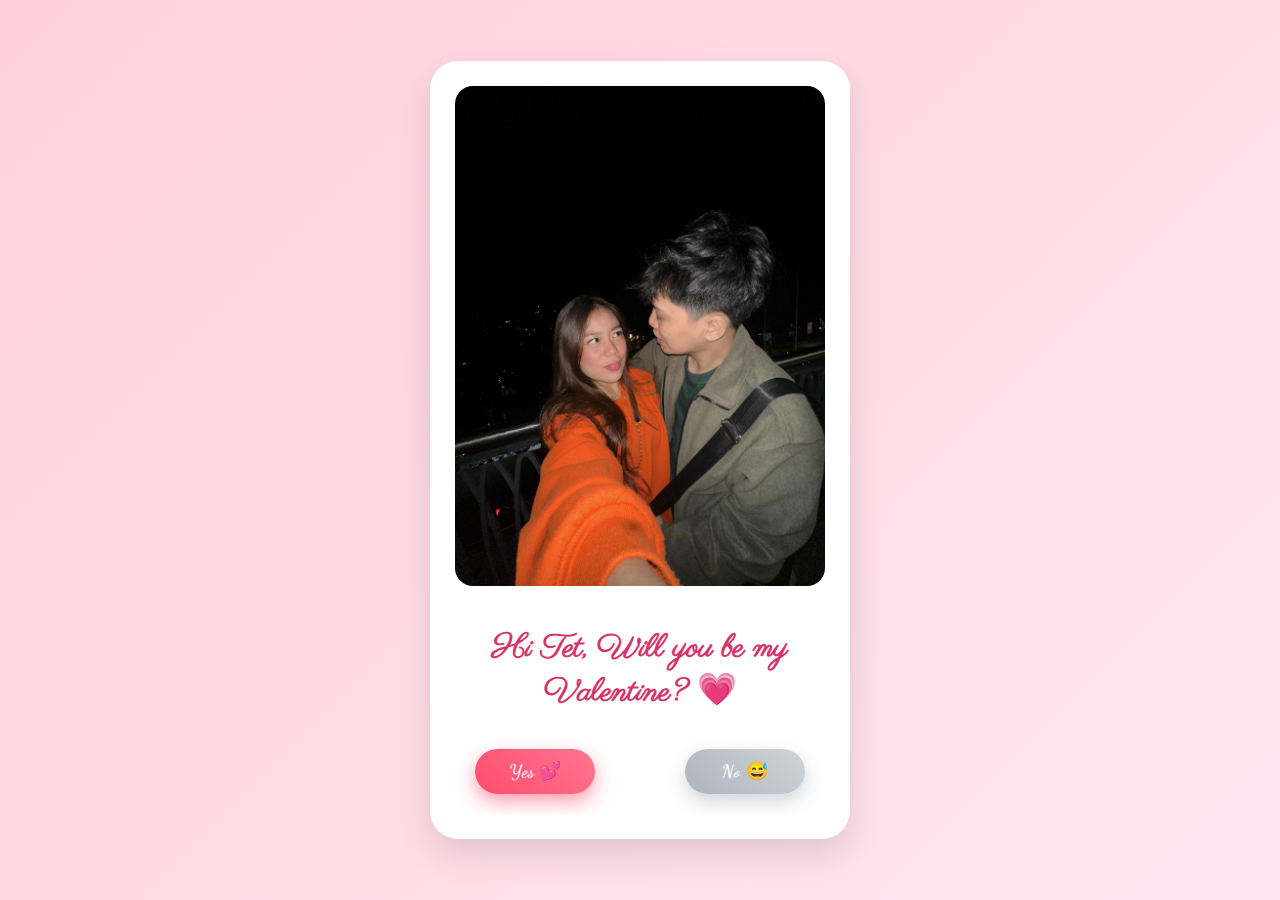
<file: index.html>
<!DOCTYPE html>
<html lang="en">
<head>
  <meta charset="UTF-8" />
  <title>Be My Valentine 💖</title>

  <!-- 💖 Romantic Fonts -->
  <link href="https://fonts.googleapis.com/css2?family=Parisienne&family=Dancing+Script:wght@600&display=swap" rel="stylesheet">

  <link rel="stylesheet" href="style.css" />
</head>
<body>
  <div class="card">
    <img src="her.jfif" alt="Us" class="photo" />

    <h1>Hi Tet, Will you be my Valentine? 💗</h1>

    <div class="buttons">
      <button id="yesBtn" class="yes">Yes 💕</button>
      <button id="noBtn" class="no">No 😅</button>
    </div>
  </div>

  <!-- 🎵 Audio -->
  <audio id="yesSound" src="love.mp3"></audio>

  <!-- 🎶 Yes button sound + redirect -->
  <script>
    const yesBtn = document.getElementById("yesBtn");
    const sound = document.getElementById("yesSound");

    yesBtn.addEventListener("click", () => {
      sound.play();
      setTimeout(() => {
        window.location.href = "yes.html";
      }, 1500);
    });
  </script>

  <script src="script.js"></script>
</body>
</html>
</file>
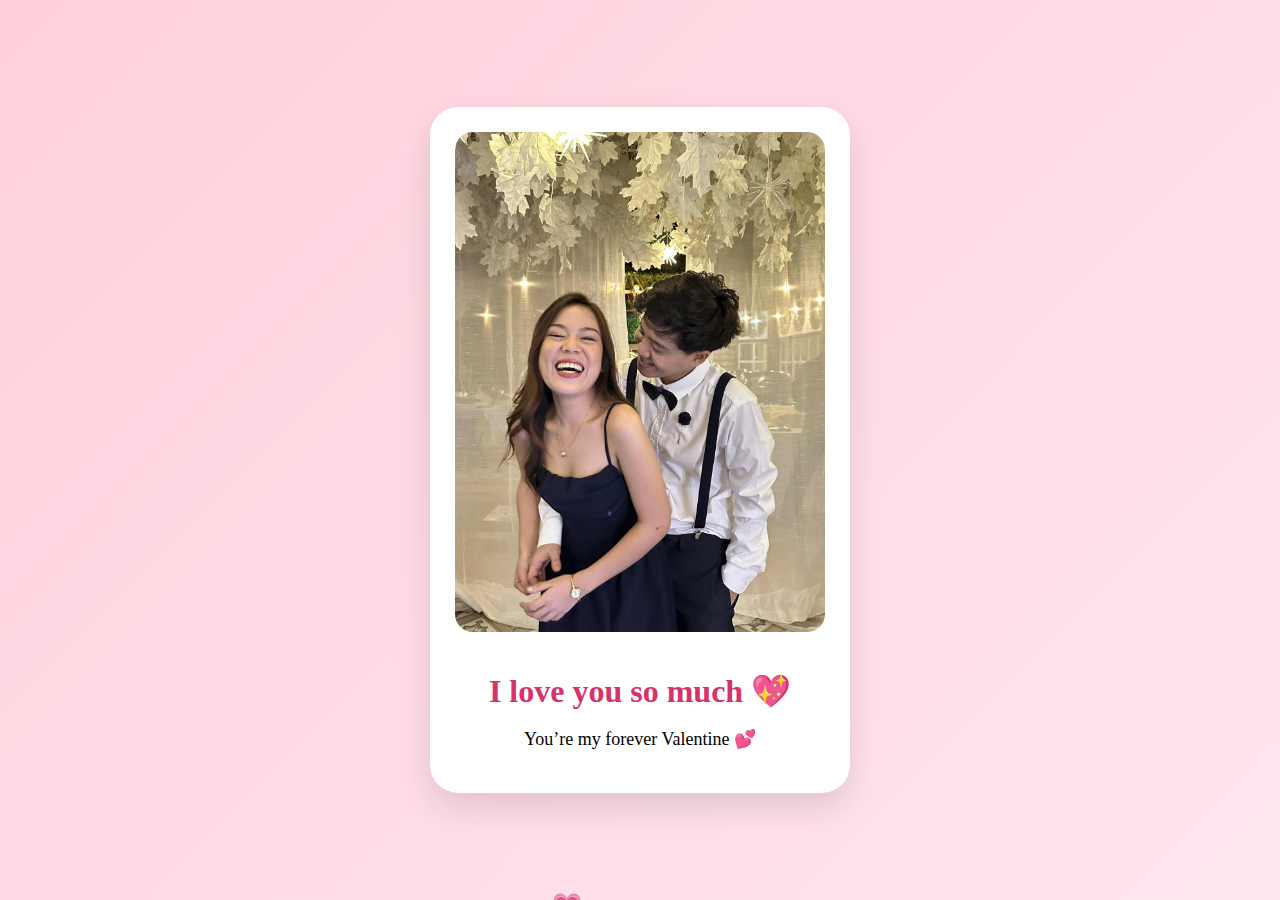
<file: yes.html>
<!DOCTYPE html>
<html lang="en">
<head>
  <meta charset="UTF-8" />
  <title>Forever 💋</title>
  <link rel="stylesheet" href="style.css" />
</head>
  <script>
  function createHeart() {
    const heart = document.createElement("div");
    heart.classList.add("heart");
    heart.innerHTML = "💗";
    heart.style.left = Math.random() * 100 + "vw";
    heart.style.animationDuration = (Math.random() * 3 + 4) + "s";

    document.body.appendChild(heart);

    setTimeout(() => {
      heart.remove();
    }, 7000);
  }

  setInterval(createHeart, 400);
</script>

<body>
  <div class="card">
    <img src="yes.jfif" alt="Us kissing" class="photo" />

    <h1>I love you so much 💖</h1>
    <p>You’re my forever Valentine 💕</p>

  </div>
</body>
</html>
</file>
<file: style.css>
/* 💖 Body and Card */
body {
  margin: 0;
  font-family: 'Dancing Script', cursive;
  background: linear-gradient(135deg, #ffd1dc, #ffe6f0);
  display: flex;
  justify-content: center;
  align-items: center;
  min-height: 100vh;
  overflow: hidden; /* prevents hearts from scrolling */
  padding: 20px;
  box-sizing: border-box;
}

.card {
  background: white;
  padding: 25px;
  border-radius: 28px;
  text-align: center;
  box-shadow: 0 15px 35px rgba(0,0,0,0.12);
  max-width: 420px; /* same as Yes page */
  width: 100%;
  position: relative;
  z-index: 10;
  box-sizing: border-box;
}

.photo {
  width: 100%;
  height: auto;
  max-height: 500px; /* matches Yes page height */
  min-height: 500px; /* ensures index matches Yes page */
  object-fit: cover; /* keeps aspect ratio without stretching */
  border-radius: 18px;
  margin-bottom: 15px;
  animation: popIn 0.8s ease-out;
}

h1 {
  font-family: 'Parisienne', cursive;
  color: #d6336c;
  font-size: 32px;
  margin-bottom: 10px;
}

p {
  font-size: 18px;
}

/* 💕 Buttons */
.buttons {
  position: relative;
  height: 80px;
  margin-top: 20px;
  overflow: hidden;
}

.buttons button {
  position: absolute;
  width: 120px;
  height: 45px;
  border: none;
  border-radius: 25px;
  font-size: 18px;
  cursor: pointer;
  font-family: 'Dancing Script', cursive;
  transition: transform 0.2s ease, box-shadow 0.2s ease;
  top: 15px;
  z-index: 20;
}

/* ✅ YES button styling */
#yesBtn {
  background: linear-gradient(45deg, #ff4d6d, #ff758f);
  color: white;
  left: 20px;
  box-shadow: 0 6px 15px rgba(255, 77, 109, 0.4), 0 12px 25px rgba(255, 77, 109, 0.2);
}

#yesBtn:hover {
  transform: translateY(-3px);
  box-shadow: 0 10px 20px rgba(255, 77, 109, 0.4), 0 15px 35px rgba(255, 77, 109, 0.2);
}

/* ✅ NO button styling */
#noBtn {
  background: linear-gradient(45deg, #adb5bd, #ced4da);
  color: white;
  right: 20px;
  top: 15px;
  position: absolute;
  border-radius: 25px;
  font-size: 18px;
  cursor: pointer;
  box-shadow: 0 6px 15px rgba(173, 181, 189, 0.4), 0 12px 25px rgba(173, 181, 189, 0.2);
  transition: transform 0.2s ease, box-shadow 0.2s ease;
}

#noBtn:hover {
  animation: shake 0.5s infinite;
}

/* 💗 Floating hearts */
.heart {
  position: fixed;
  bottom: -20px;
  font-size: 24px;
  animation: floatUp linear forwards;
  pointer-events: none;
  z-index: 1;
}

/* Animations */
@keyframes popIn {
  0% { transform: scale(0.7); opacity: 0; }
  100% { transform: scale(1); opacity: 1; }
}

@keyframes floatUp {
  0% { transform: translateY(0) scale(1); opacity: 1; }
  100% { transform: translateY(-110vh) scale(1.5); opacity: 0; }
}

@keyframes shake {
  0% { transform: translate(0, 0); }
  25% { transform: translate(-10px, -5px); }
  50% { transform: translate(10px, 5px); }
  75% { transform: translate(-10px, -5px); }
  100% { transform: translate(0, 0); }
}

/* 🔹 Responsive adjustments */
@media (max-width: 480px) {
  .card {
    max-width: 90%;
    padding: 20px;
  }
  .photo {
    max-height: 400px; /* same as Yes page on mobile */
    min-height: 400px;
  }
  h1 {
    font-size: 26px;
  }
  p {
    font-size: 16px;
  }
  .buttons button {
    width: 100px;
    height: 40px;
    font-size: 16px;
  }
}
</file>
